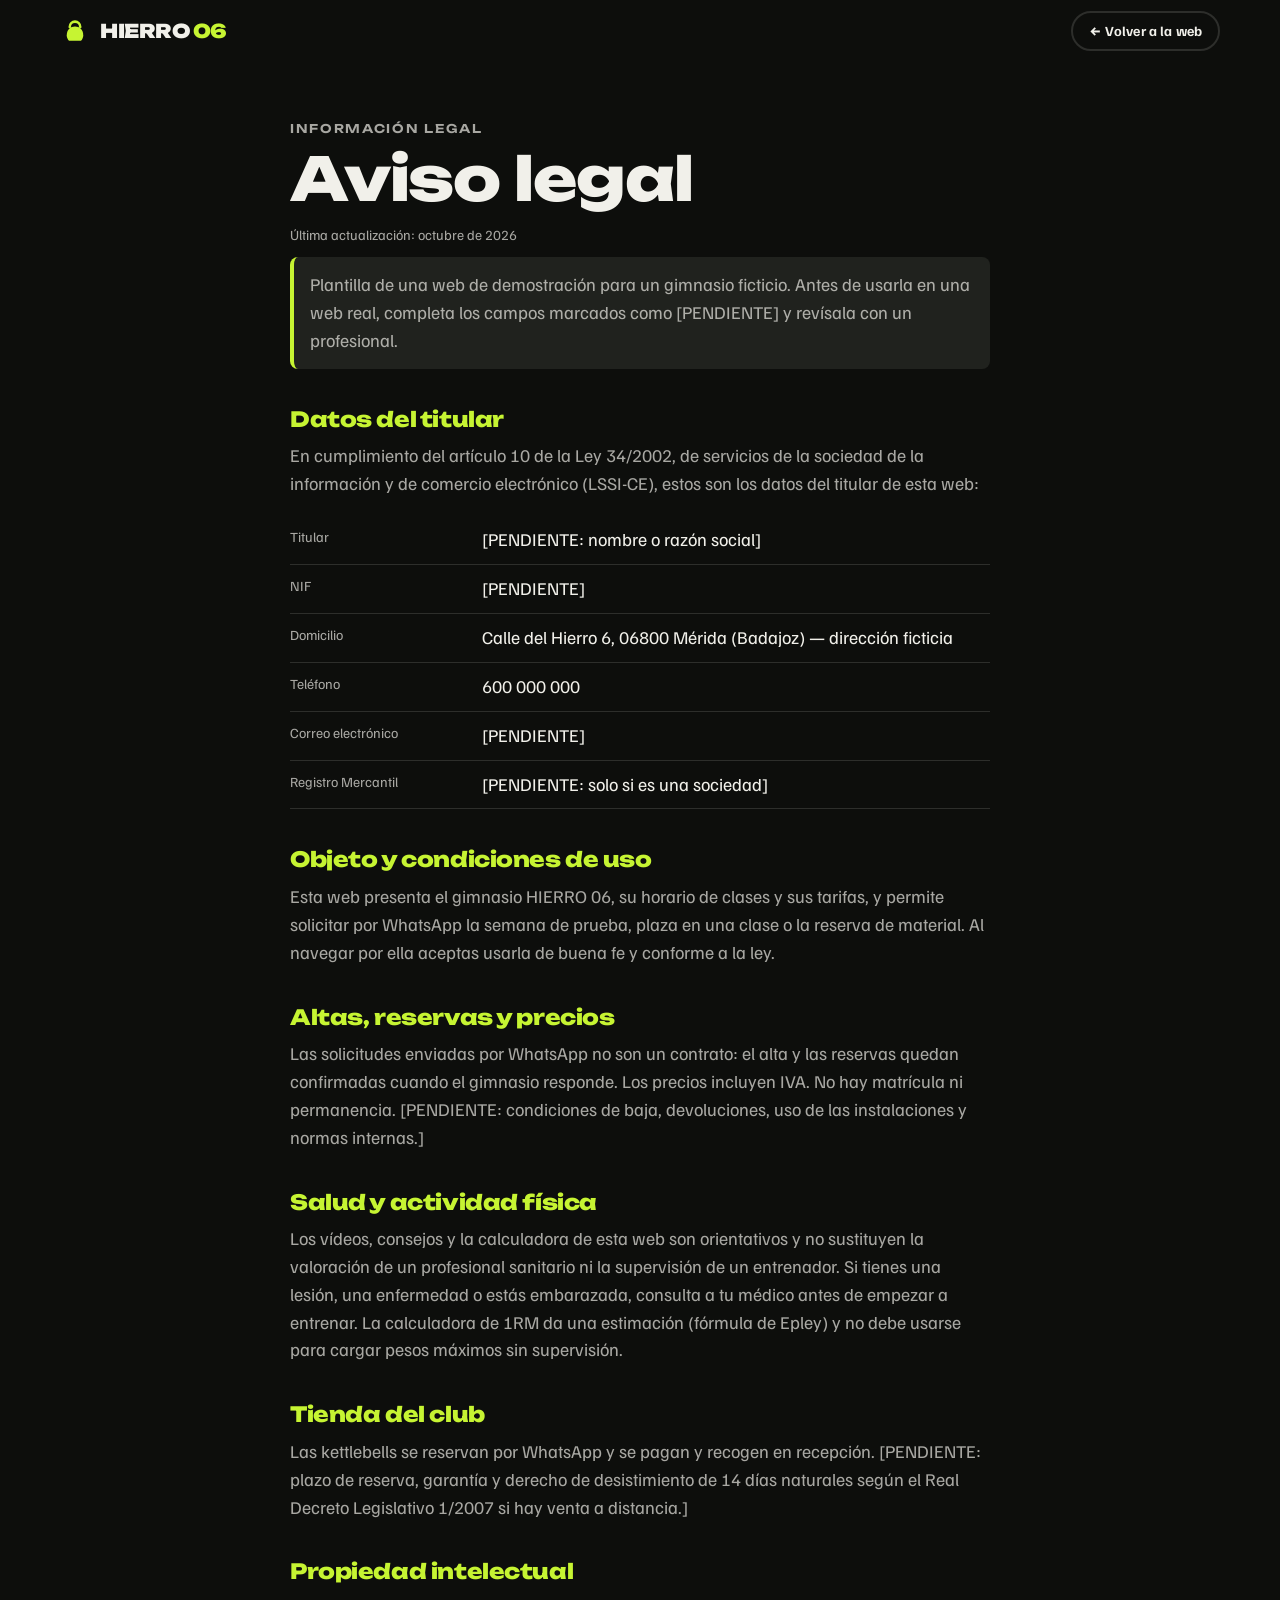
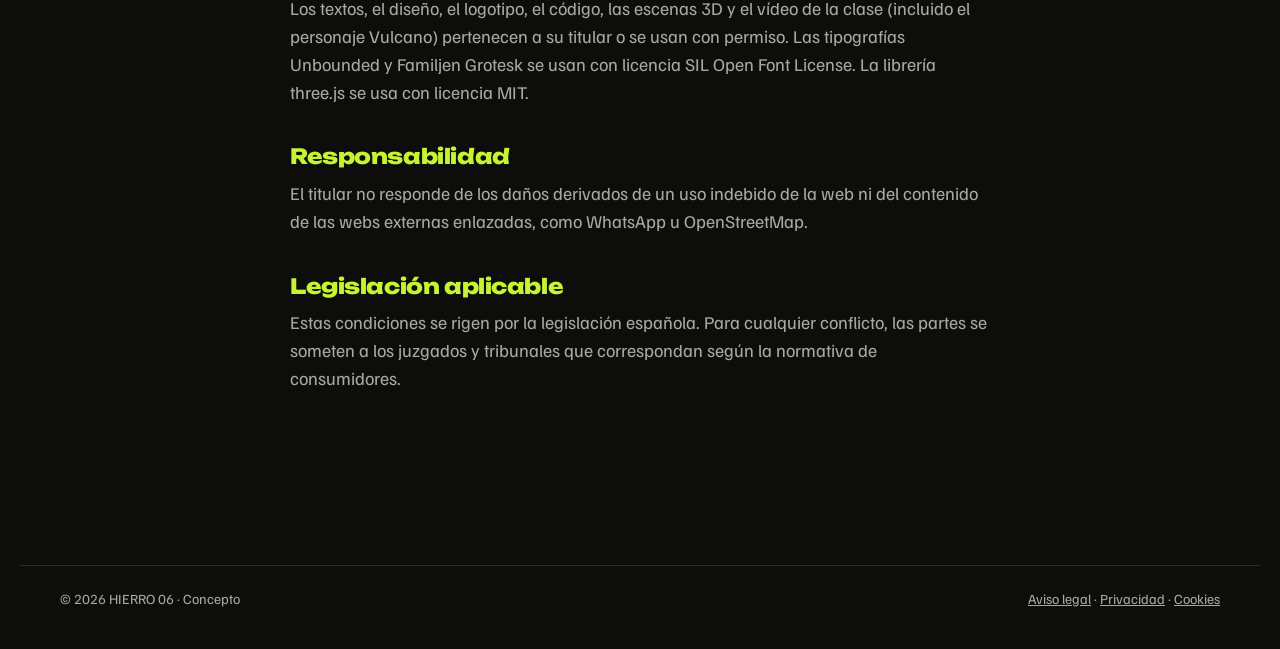
<file: aviso-legal.html>
<!doctype html>
<html lang="es">
<head>
  <meta charset="utf-8">
  <meta name="viewport" content="width=device-width, initial-scale=1">
  <title>Aviso legal — HIERRO 06</title>
  <meta name="robots" content="noindex">
  <meta name="theme-color" content="#0D0E0C">
  <link rel="icon" href="favicon.svg" type="image/svg+xml">
  <link rel="preconnect" href="https://fonts.googleapis.com">
  <link rel="preconnect" href="https://fonts.gstatic.com" crossorigin>
  <link rel="stylesheet" href="https://fonts.googleapis.com/css2?family=Familjen+Grotesk:wght@400;600;700&family=Unbounded:wght@600;800;900&display=swap">
  <link rel="stylesheet" href="style.css">
</head>
<body class="legal-page">
  <svg class="sprite" aria-hidden="true" focusable="false">
    <symbol id="i-logo" viewBox="0 0 40 40"><path d="M13 14.5a7 7 0 0 1 14 0" fill="none" stroke="currentColor" stroke-width="3.4" stroke-linecap="round"/><path d="M9 25.5C9 18.6 14 14 20 14s11 4.6 11 11.5c0 3-1.2 5.6-3 7.5H12c-1.8-1.9-3-4.5-3-7.5z" fill="currentColor"/></symbol>
  </svg>
  <header class="site-header">
    <div class="wrap site-header__inner">
      <a class="logo" href="index.html" aria-label="HIERRO 06, volver a la web">
        <svg class="logo__mark" aria-hidden="true"><use href="#i-logo"/></svg>
        <span class="logo__word">HIERRO<b>06</b></span>
      </a>
      <a class="btn btn--ghost btn--small" href="index.html">← Volver a la web</a>
    </div>
  </header>
  <main class="legal-doc" id="contenido">
    <p class="eyebrow">Información legal</p>
    <h1>Aviso legal</h1>
    <p class="legal-updated">Última actualización: octubre de 2026</p>
    <p class="legal-note">Plantilla de una web de demostración para un gimnasio ficticio. Antes de usarla en una web real, completa los campos marcados como [PENDIENTE] y revísala con un profesional.</p>

    <h2>Datos del titular</h2>
    <p>En cumplimiento del artículo 10 de la Ley 34/2002, de servicios de la sociedad de la información y de comercio electrónico (LSSI-CE), estos son los datos del titular de esta web:</p>
    <dl>
      <div><dt>Titular</dt><dd>[PENDIENTE: nombre o razón social]</dd></div>
      <div><dt>NIF</dt><dd>[PENDIENTE]</dd></div>
      <div><dt>Domicilio</dt><dd>Calle del Hierro 6, 06800 Mérida (Badajoz) — dirección ficticia</dd></div>
      <div><dt>Teléfono</dt><dd>600 000 000</dd></div>
      <div><dt>Correo electrónico</dt><dd>[PENDIENTE]</dd></div>
      <div><dt>Registro Mercantil</dt><dd>[PENDIENTE: solo si es una sociedad]</dd></div>
    </dl>

    <h2>Objeto y condiciones de uso</h2>
    <p>Esta web presenta el gimnasio HIERRO 06, su horario de clases y sus tarifas, y permite solicitar por WhatsApp la semana de prueba, plaza en una clase o la reserva de material. Al navegar por ella aceptas usarla de buena fe y conforme a la ley.</p>

    <h2>Altas, reservas y precios</h2>
    <p>Las solicitudes enviadas por WhatsApp no son un contrato: el alta y las reservas quedan confirmadas cuando el gimnasio responde. Los precios incluyen IVA. No hay matrícula ni permanencia. [PENDIENTE: condiciones de baja, devoluciones, uso de las instalaciones y normas internas.]</p>

    <h2>Salud y actividad física</h2>
    <p>Los vídeos, consejos y la calculadora de esta web son orientativos y no sustituyen la valoración de un profesional sanitario ni la supervisión de un entrenador. Si tienes una lesión, una enfermedad o estás embarazada, consulta a tu médico antes de empezar a entrenar. La calculadora de 1RM da una estimación (fórmula de Epley) y no debe usarse para cargar pesos máximos sin supervisión.</p>

    <h2>Tienda del club</h2>
    <p>Las kettlebells se reservan por WhatsApp y se pagan y recogen en recepción. [PENDIENTE: plazo de reserva, garantía y derecho de desistimiento de 14 días naturales según el Real Decreto Legislativo 1/2007 si hay venta a distancia.]</p>

    <h2>Propiedad intelectual</h2>
    <p>Los textos, el diseño, el logotipo, el código, las escenas 3D y el vídeo de la clase (incluido el personaje Vulcano) pertenecen a su titular o se usan con permiso. Las tipografías Unbounded y Familjen Grotesk se usan con licencia SIL Open Font License. La librería three.js se usa con licencia MIT.</p>

    <h2>Responsabilidad</h2>
    <p>El titular no responde de los daños derivados de un uso indebido de la web ni del contenido de las webs externas enlazadas, como WhatsApp u OpenStreetMap.</p>

    <h2>Legislación aplicable</h2>
    <p>Estas condiciones se rigen por la legislación española. Para cualquier conflicto, las partes se someten a los juzgados y tribunales que correspondan según la normativa de consumidores.</p>
  </main>
  <footer class="site-footer">
    <div class="wrap footer__row">
      <p>© 2026 HIERRO 06 · Concepto</p>
      <p><a href="aviso-legal.html">Aviso legal</a> · <a href="privacidad.html">Privacidad</a> · <a href="cookies.html">Cookies</a></p>
    </div>
  </footer>
</body>
</html>
</file>
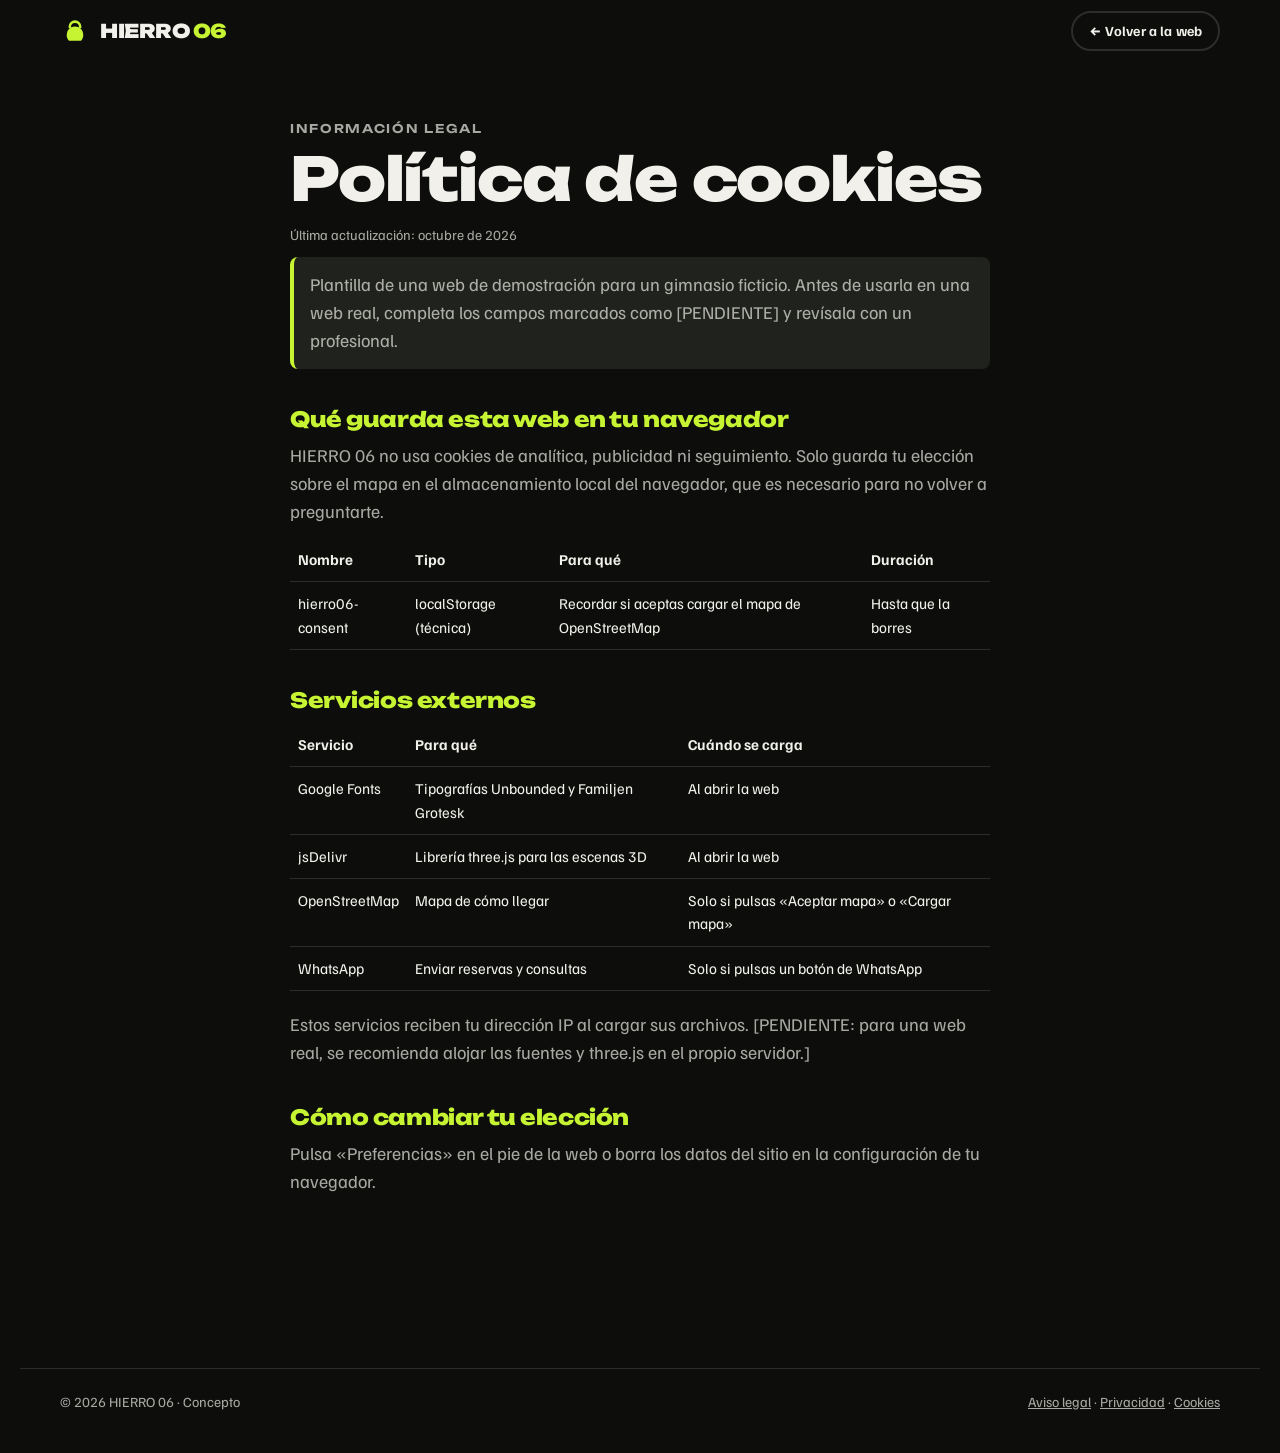
<file: cookies.html>
<!doctype html>
<html lang="es">
<head>
  <meta charset="utf-8">
  <meta name="viewport" content="width=device-width, initial-scale=1">
  <title>Política de cookies — HIERRO 06</title>
  <meta name="robots" content="noindex">
  <meta name="theme-color" content="#0D0E0C">
  <link rel="icon" href="favicon.svg" type="image/svg+xml">
  <link rel="preconnect" href="https://fonts.googleapis.com">
  <link rel="preconnect" href="https://fonts.gstatic.com" crossorigin>
  <link rel="stylesheet" href="https://fonts.googleapis.com/css2?family=Familjen+Grotesk:wght@400;600;700&family=Unbounded:wght@600;800;900&display=swap">
  <link rel="stylesheet" href="style.css">
</head>
<body class="legal-page">
  <svg class="sprite" aria-hidden="true" focusable="false">
    <symbol id="i-logo" viewBox="0 0 40 40"><path d="M13 14.5a7 7 0 0 1 14 0" fill="none" stroke="currentColor" stroke-width="3.4" stroke-linecap="round"/><path d="M9 25.5C9 18.6 14 14 20 14s11 4.6 11 11.5c0 3-1.2 5.6-3 7.5H12c-1.8-1.9-3-4.5-3-7.5z" fill="currentColor"/></symbol>
  </svg>
  <header class="site-header">
    <div class="wrap site-header__inner">
      <a class="logo" href="index.html" aria-label="HIERRO 06, volver a la web">
        <svg class="logo__mark" aria-hidden="true"><use href="#i-logo"/></svg>
        <span class="logo__word">HIERRO<b>06</b></span>
      </a>
      <a class="btn btn--ghost btn--small" href="index.html">← Volver a la web</a>
    </div>
  </header>
  <main class="legal-doc" id="contenido">
    <p class="eyebrow">Información legal</p>
    <h1>Política de cookies</h1>
    <p class="legal-updated">Última actualización: octubre de 2026</p>
    <p class="legal-note">Plantilla de una web de demostración para un gimnasio ficticio. Antes de usarla en una web real, completa los campos marcados como [PENDIENTE] y revísala con un profesional.</p>

    <h2>Qué guarda esta web en tu navegador</h2>
    <p>HIERRO 06 no usa cookies de analítica, publicidad ni seguimiento. Solo guarda tu elección sobre el mapa en el almacenamiento local del navegador, que es necesario para no volver a preguntarte.</p>
    <table>
      <thead><tr><th>Nombre</th><th>Tipo</th><th>Para qué</th><th>Duración</th></tr></thead>
      <tbody>
        <tr><td>hierro06-consent</td><td>localStorage (técnica)</td><td>Recordar si aceptas cargar el mapa de OpenStreetMap</td><td>Hasta que la borres</td></tr>
      </tbody>
    </table>

    <h2>Servicios externos</h2>
    <table>
      <thead><tr><th>Servicio</th><th>Para qué</th><th>Cuándo se carga</th></tr></thead>
      <tbody>
        <tr><td>Google Fonts</td><td>Tipografías Unbounded y Familjen Grotesk</td><td>Al abrir la web</td></tr>
        <tr><td>jsDelivr</td><td>Librería three.js para las escenas 3D</td><td>Al abrir la web</td></tr>
        <tr><td>OpenStreetMap</td><td>Mapa de cómo llegar</td><td>Solo si pulsas «Aceptar mapa» o «Cargar mapa»</td></tr>
        <tr><td>WhatsApp</td><td>Enviar reservas y consultas</td><td>Solo si pulsas un botón de WhatsApp</td></tr>
      </tbody>
    </table>
    <p>Estos servicios reciben tu dirección IP al cargar sus archivos. [PENDIENTE: para una web real, se recomienda alojar las fuentes y three.js en el propio servidor.]</p>

    <h2>Cómo cambiar tu elección</h2>
    <p>Pulsa «Preferencias» en el pie de la web o borra los datos del sitio en la configuración de tu navegador.</p>
  </main>
  <footer class="site-footer">
    <div class="wrap footer__row">
      <p>© 2026 HIERRO 06 · Concepto</p>
      <p><a href="aviso-legal.html">Aviso legal</a> · <a href="privacidad.html">Privacidad</a> · <a href="cookies.html">Cookies</a></p>
    </div>
  </footer>
</body>
</html>
</file>
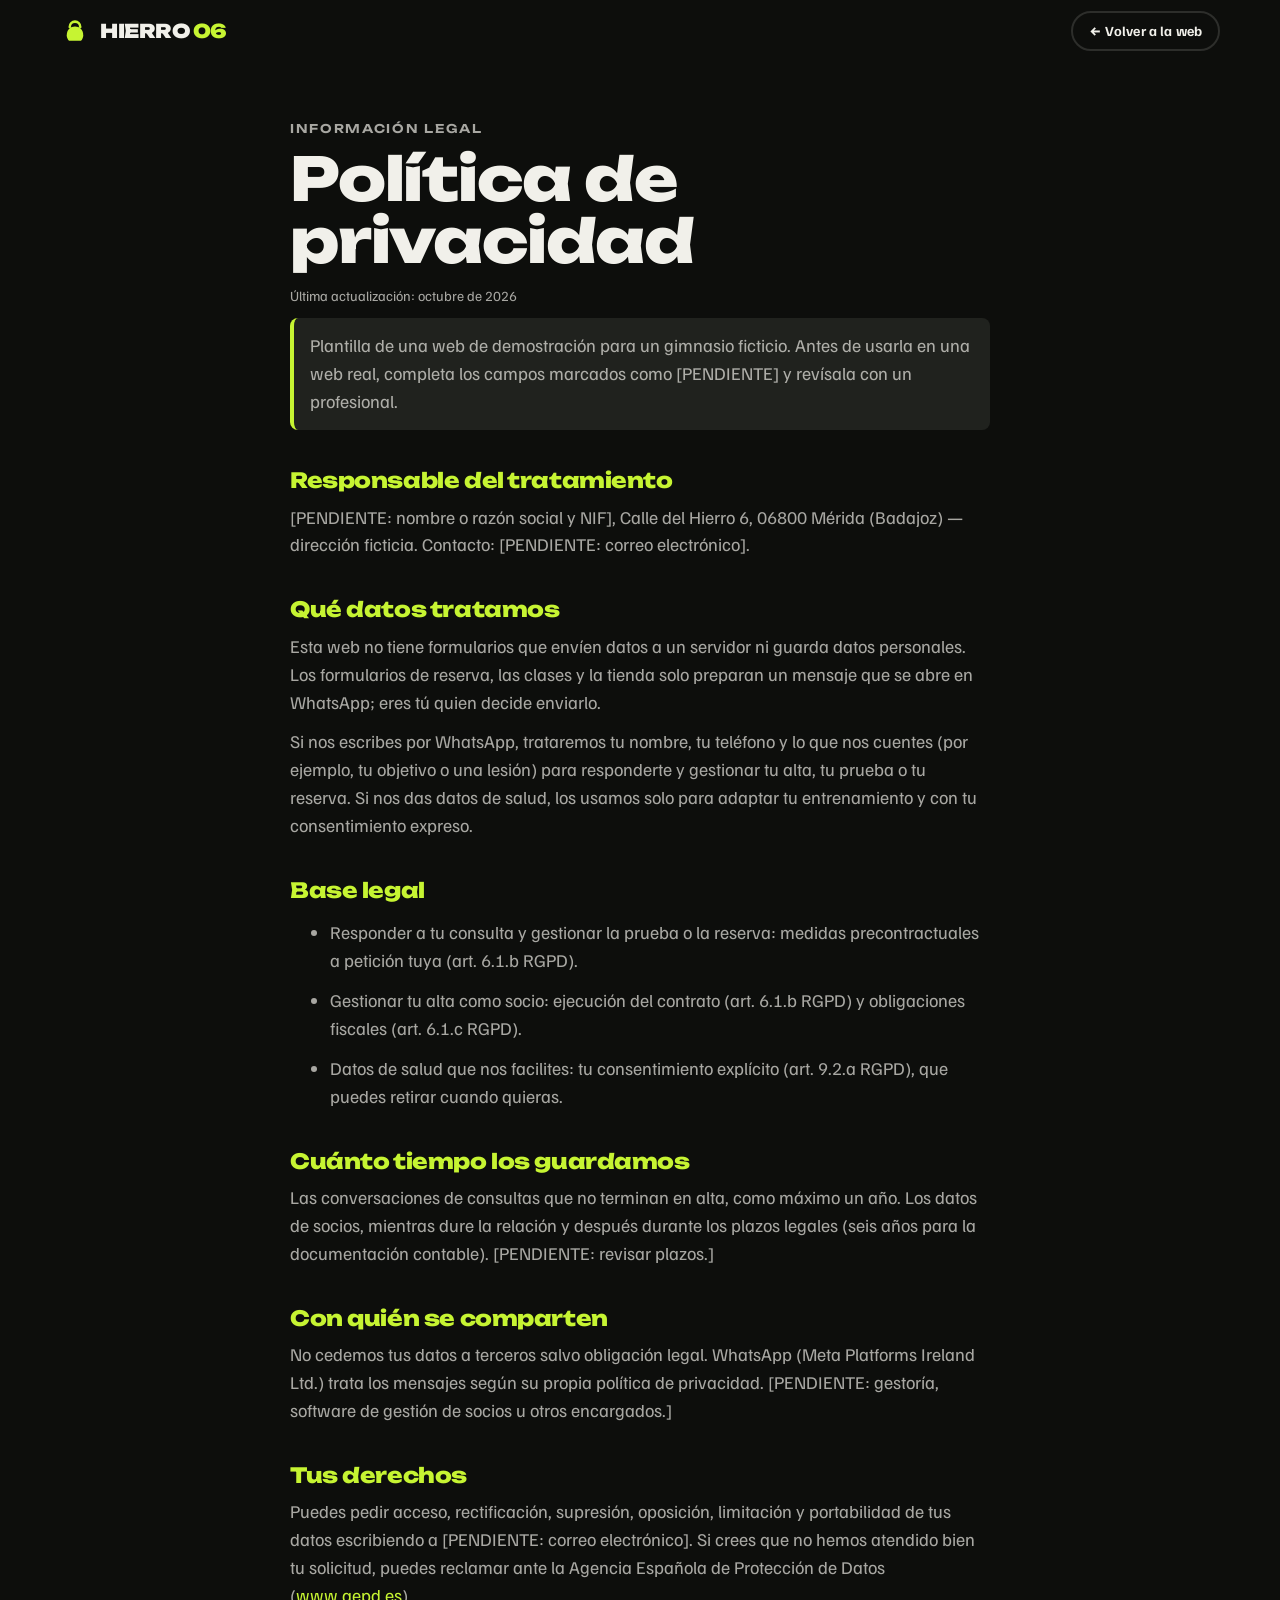
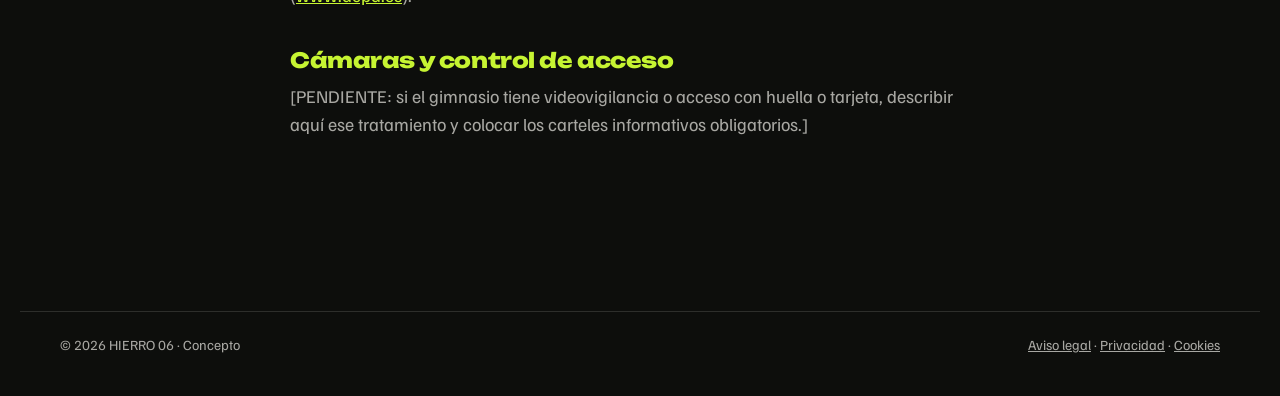
<file: privacidad.html>
<!doctype html>
<html lang="es">
<head>
  <meta charset="utf-8">
  <meta name="viewport" content="width=device-width, initial-scale=1">
  <title>Política de privacidad — HIERRO 06</title>
  <meta name="robots" content="noindex">
  <meta name="theme-color" content="#0D0E0C">
  <link rel="icon" href="favicon.svg" type="image/svg+xml">
  <link rel="preconnect" href="https://fonts.googleapis.com">
  <link rel="preconnect" href="https://fonts.gstatic.com" crossorigin>
  <link rel="stylesheet" href="https://fonts.googleapis.com/css2?family=Familjen+Grotesk:wght@400;600;700&family=Unbounded:wght@600;800;900&display=swap">
  <link rel="stylesheet" href="style.css">
</head>
<body class="legal-page">
  <svg class="sprite" aria-hidden="true" focusable="false">
    <symbol id="i-logo" viewBox="0 0 40 40"><path d="M13 14.5a7 7 0 0 1 14 0" fill="none" stroke="currentColor" stroke-width="3.4" stroke-linecap="round"/><path d="M9 25.5C9 18.6 14 14 20 14s11 4.6 11 11.5c0 3-1.2 5.6-3 7.5H12c-1.8-1.9-3-4.5-3-7.5z" fill="currentColor"/></symbol>
  </svg>
  <header class="site-header">
    <div class="wrap site-header__inner">
      <a class="logo" href="index.html" aria-label="HIERRO 06, volver a la web">
        <svg class="logo__mark" aria-hidden="true"><use href="#i-logo"/></svg>
        <span class="logo__word">HIERRO<b>06</b></span>
      </a>
      <a class="btn btn--ghost btn--small" href="index.html">← Volver a la web</a>
    </div>
  </header>
  <main class="legal-doc" id="contenido">
    <p class="eyebrow">Información legal</p>
    <h1>Política de privacidad</h1>
    <p class="legal-updated">Última actualización: octubre de 2026</p>
    <p class="legal-note">Plantilla de una web de demostración para un gimnasio ficticio. Antes de usarla en una web real, completa los campos marcados como [PENDIENTE] y revísala con un profesional.</p>

    <h2>Responsable del tratamiento</h2>
    <p>[PENDIENTE: nombre o razón social y NIF], Calle del Hierro 6, 06800 Mérida (Badajoz) — dirección ficticia. Contacto: [PENDIENTE: correo electrónico].</p>

    <h2>Qué datos tratamos</h2>
    <p>Esta web no tiene formularios que envíen datos a un servidor ni guarda datos personales. Los formularios de reserva, las clases y la tienda solo preparan un mensaje que se abre en WhatsApp; eres tú quien decide enviarlo.</p>
    <p>Si nos escribes por WhatsApp, trataremos tu nombre, tu teléfono y lo que nos cuentes (por ejemplo, tu objetivo o una lesión) para responderte y gestionar tu alta, tu prueba o tu reserva. Si nos das datos de salud, los usamos solo para adaptar tu entrenamiento y con tu consentimiento expreso.</p>

    <h2>Base legal</h2>
    <ul>
      <li>Responder a tu consulta y gestionar la prueba o la reserva: medidas precontractuales a petición tuya (art. 6.1.b RGPD).</li>
      <li>Gestionar tu alta como socio: ejecución del contrato (art. 6.1.b RGPD) y obligaciones fiscales (art. 6.1.c RGPD).</li>
      <li>Datos de salud que nos facilites: tu consentimiento explícito (art. 9.2.a RGPD), que puedes retirar cuando quieras.</li>
    </ul>

    <h2>Cuánto tiempo los guardamos</h2>
    <p>Las conversaciones de consultas que no terminan en alta, como máximo un año. Los datos de socios, mientras dure la relación y después durante los plazos legales (seis años para la documentación contable). [PENDIENTE: revisar plazos.]</p>

    <h2>Con quién se comparten</h2>
    <p>No cedemos tus datos a terceros salvo obligación legal. WhatsApp (Meta Platforms Ireland Ltd.) trata los mensajes según su propia política de privacidad. [PENDIENTE: gestoría, software de gestión de socios u otros encargados.]</p>

    <h2>Tus derechos</h2>
    <p>Puedes pedir acceso, rectificación, supresión, oposición, limitación y portabilidad de tus datos escribiendo a [PENDIENTE: correo electrónico]. Si crees que no hemos atendido bien tu solicitud, puedes reclamar ante la Agencia Española de Protección de Datos (<a href="https://www.aepd.es" rel="noopener">www.aepd.es</a>).</p>

    <h2>Cámaras y control de acceso</h2>
    <p>[PENDIENTE: si el gimnasio tiene videovigilancia o acceso con huella o tarjeta, describir aquí ese tratamiento y colocar los carteles informativos obligatorios.]</p>
  </main>
  <footer class="site-footer">
    <div class="wrap footer__row">
      <p>© 2026 HIERRO 06 · Concepto</p>
      <p><a href="aviso-legal.html">Aviso legal</a> · <a href="privacidad.html">Privacidad</a> · <a href="cookies.html">Cookies</a></p>
    </div>
  </footer>
</body>
</html>
</file>
<file: style.css>
/* =========================================================
   HIERRO 06 · estilos
   Colores, tipografías y medidas al principio, en :root.
   ========================================================= */
:root {
  --carbon: #0D0E0C;
  --carbon-2: #151613;
  --carbon-3: #20221E;
  --tiza: #F1F0EA;
  --tiza-2: rgba(241, 240, 234, .68);
  --tiza-3: rgba(241, 240, 234, .14);
  --volt: #C6F432;
  --volt-osc: #9DC21C;
  --rojo: #FF3B47;
  --tinta: #0D0E0C;
  --tinta-2: rgba(13, 14, 12, .66);
  --tinta-3: rgba(13, 14, 12, .14);

  --f-display: 'Unbounded', 'Arial Black', system-ui, sans-serif;
  --f-texto: 'Familjen Grotesk', system-ui, -apple-system, 'Segoe UI', sans-serif;

  --wrap: 1240px;
  --gutter: clamp(16px, 4vw, 40px);
  --radio: 18px;
  --sec: clamp(80px, 12vw, 160px);
  --header: 96px;
  --ease-golpe: cubic-bezier(.2, 1.6, .4, 1);
  --ease-out: cubic-bezier(.16, 1, .3, 1);
}

*, *::before, *::after { box-sizing: border-box; }
html { scroll-behavior: smooth; scroll-padding-top: 84px; -webkit-text-size-adjust: 100%; }
body {
  margin: 0; background: var(--carbon); color: var(--tiza);
  font: 400 clamp(16px, 1.05vw + 10px, 18px)/1.55 var(--f-texto);
  -webkit-font-smoothing: antialiased; overflow-x: clip;
}
img, svg, video, canvas { display: block; max-width: 100%; }
a { color: inherit; }
button { font: inherit; color: inherit; cursor: pointer; }
h1, h2, h3 { margin: 0; font-family: var(--f-display); font-weight: 800; line-height: 1.02; letter-spacing: -.02em; text-wrap: balance; }
p { margin: 0; }
:focus-visible { outline: 3px solid var(--volt); outline-offset: 3px; border-radius: 6px; }
.sprite { position: absolute; width: 0; height: 0; overflow: hidden; }
.sr-only { position: absolute; width: 1px; height: 1px; overflow: hidden; clip: rect(0 0 0 0); white-space: nowrap; }
.skip-link { position: absolute; left: 12px; top: -60px; z-index: 100; background: var(--volt); color: var(--tinta); padding: 10px 16px; border-radius: 10px; font-weight: 700; }
.skip-link:focus { top: 12px; }
.wrap { width: 100%; max-width: var(--wrap); margin: 0 auto; padding: 0 var(--gutter); }
.eyebrow { font: 600 12px/1.2 var(--f-display); letter-spacing: .14em; text-transform: uppercase; color: var(--volt); margin-bottom: 18px; }
.section--tiza .eyebrow { color: var(--tinta); opacity: .7; }

/* ---------- Botones ---------- */
.btn {
  --bg: var(--tiza); --fg: var(--tinta);
  display: inline-flex; align-items: center; justify-content: center; gap: 10px;
  min-height: 48px; padding: 0 22px; border-radius: 999px; border: 2px solid transparent;
  background: var(--bg); color: var(--fg); text-decoration: none;
  font: 700 15px/1 var(--f-texto); letter-spacing: .01em; white-space: nowrap;
  transition: transform .25s var(--ease-golpe), background-color .2s, box-shadow .2s;
}
.btn svg { width: 20px; height: 20px; }
.btn:hover { transform: translateY(-2px); }
.btn:active { transform: translateY(1px) scale(.98); }
.btn--volt { --bg: var(--volt); --fg: var(--tinta); box-shadow: 0 0 0 0 rgba(198, 244, 50, .5); }
.btn--volt:hover { box-shadow: 0 10px 34px -8px rgba(198, 244, 50, .55); }
.btn--ghost { --bg: transparent; --fg: var(--tiza); border-color: var(--tiza-3); }
.btn--ghost:hover { border-color: var(--tiza); }
.btn--line { --bg: transparent; --fg: currentColor; border-color: currentColor; }
.btn--dark { --bg: var(--tinta); --fg: var(--tiza); }
.btn--big { min-height: 58px; padding: 0 28px; font-size: 16px; }
.btn--small { min-height: 40px; padding: 0 16px; font-size: 14px; }
.linkish { background: none; border: 0; padding: 0; text-decoration: underline; }

.chips { display: flex; flex-wrap: wrap; gap: 8px; }
.chip {
  display: inline-flex; align-items: center; gap: 8px; min-height: 40px; padding: 0 16px;
  border-radius: 999px; border: 1.5px solid var(--tiza-3); background: transparent;
  font: 600 14px/1 var(--f-texto); transition: background-color .2s, color .2s, border-color .2s;
}
.chip svg { width: 18px; height: 18px; }
.chip:hover { border-color: var(--tiza-2); }
.chip.is-on, .chip[aria-pressed="true"], .chip[aria-checked="true"] { background: var(--volt); border-color: var(--volt); color: var(--tinta); }
.section--tiza .chip { border-color: var(--tinta-3); }
.section--tiza .chip.is-on, .section--tiza .chip[aria-checked="true"] { background: var(--tinta); border-color: var(--tinta); color: var(--volt); }

/* ---------- Cabecera ---------- */
.site-header { position: fixed; inset: 0 0 auto; z-index: 50; transition: transform .35s var(--ease-out), background-color .3s; }
.site-header.is-solid { background: rgba(13, 14, 12, .86); backdrop-filter: blur(14px); -webkit-backdrop-filter: blur(14px); }
.site-header.is-hidden { transform: translateY(-100%); }
.concept-bar { background: var(--volt); color: var(--tinta); font-size: 13px; }
.concept-bar__inner { display: flex; justify-content: space-between; align-items: center; gap: 12px; min-height: 34px; }
.concept-bar__tag { font: 800 10px/1 var(--f-display); letter-spacing: .12em; text-transform: uppercase; background: var(--tinta); color: var(--volt); padding: 4px 7px; border-radius: 4px; margin-right: 6px; }
.concept-bar a { font-weight: 700; text-decoration: none; white-space: nowrap; }
.site-header__inner { display: flex; align-items: center; gap: 24px; min-height: 62px; }
.logo { display: flex; align-items: center; gap: 10px; text-decoration: none; margin-right: auto; }
.logo__mark { width: 30px; height: 30px; color: var(--volt); }
.logo__word { font: 900 19px/1 var(--f-display); letter-spacing: -.02em; }
.logo__word b { color: var(--volt); font-weight: 900; margin-left: 2px; }
.nav { display: flex; gap: 26px; }
.nav a { text-decoration: none; font-weight: 600; font-size: 15px; opacity: .8; position: relative; }
.nav a::after { content: ''; position: absolute; left: 0; right: 0; bottom: -6px; height: 2px; background: var(--volt); transform: scaleX(0); transform-origin: left; transition: transform .3s var(--ease-out); }
.nav a:hover { opacity: 1; }
.nav a:hover::after { transform: scaleX(1); }
.menu-toggle { display: none; width: 46px; height: 46px; border-radius: 50%; border: 1.5px solid var(--tiza-3); background: transparent; place-items: center; }
.menu-toggle svg { width: 22px; height: 22px; }
.mobile-menu { position: fixed; inset: 96px 0 0; background: var(--carbon); padding: 24px var(--gutter) 40px; display: flex; flex-direction: column; gap: 28px; overflow-y: auto; }
.mobile-menu[hidden] { display: none; }
.mobile-menu nav { display: flex; flex-direction: column; }
.mobile-menu nav a { display: flex; align-items: baseline; gap: 14px; padding: 14px 0; border-bottom: 1px solid var(--tiza-3); text-decoration: none; font: 800 clamp(26px, 8vw, 40px)/1.1 var(--f-display); }
.mobile-menu nav a span { font-size: 12px; color: var(--volt); }

/* ---------- Hero: Slam Dunk ---------- */
.hero { position: relative; min-height: max(640px, 100svh); display: flex; flex-direction: column; justify-content: center; padding: 140px 0 32px; overflow: hidden; isolation: isolate;
  background: radial-gradient(120% 80% at 70% 100%, #1d2015 0%, var(--carbon) 60%); }
.hero__canvas { position: absolute; inset: 0; width: 100%; height: 100%; z-index: 0; touch-action: pan-y; }
.hero__ghost { position: absolute; z-index: -1; right: -2vw; bottom: 8vh; font: 900 clamp(220px, 42vw, 640px)/.8 var(--f-display); color: transparent; -webkit-text-stroke: 1.5px rgba(198, 244, 50, .14); letter-spacing: -.06em; user-select: none; pointer-events: none; }
.hero__flash { position: absolute; inset: 0; z-index: 1; pointer-events: none; background: radial-gradient(60% 50% at var(--fx, 70%) 78%, rgba(198, 244, 50, .32), transparent 70%); opacity: 0; }
.hero__inner { position: relative; z-index: 2; pointer-events: none; }
.hero__inner a, .hero__inner button { pointer-events: auto; }
.hero__title { font-size: clamp(54px, 10.4vw, 158px); font-weight: 900; line-height: .9; letter-spacing: -.045em; text-transform: uppercase; margin-bottom: 26px; }
.slam-line { display: block; white-space: nowrap; }
.slam-line--volt { color: var(--volt); }
.slam-line .ch { display: inline-block; will-change: transform; }
.hero__lead { max-width: 30em; font-size: clamp(17px, 1.3vw + 10px, 21px); color: var(--tiza-2); margin-bottom: 34px; }
.hero__lead, .hero__cta, .hero .eyebrow { max-width: 520px; }
.hero__cta { display: flex; flex-wrap: wrap; gap: 12px; max-width: none; }
.hero__again { margin-top: 26px; display: inline-flex; align-items: center; gap: 8px; background: none; border: 0; padding: 6px 0; font-size: 14px; color: var(--tiza-2); border-bottom: 1px dashed var(--tiza-3); }
.hero__again svg { width: 18px; height: 18px; color: var(--volt); }
.hero__again:hover { color: var(--tiza); }
.hero__spot { display: none; height: min(36vh, 280px); }
.hero__stats { position: relative; z-index: 2; display: grid; grid-template-columns: repeat(4, minmax(0, 1fr)); gap: 0; margin-top: clamp(40px, 8vh, 90px); pointer-events: none; }
.hero__stats div { border-top: 1px solid var(--tiza-3); padding: 14px 16px 0 0; }
.hero__stats dt { font-size: 13px; color: var(--tiza-2); order: 2; }
.hero__stats dd { margin: 0 0 4px; font: 800 clamp(24px, 3vw, 40px)/1 var(--f-display); letter-spacing: -.03em; }
.hero__stats div { display: flex; flex-direction: column-reverse; }

/* Reacción al golpe (la dispara escena.js con la clase .is-impacto) */
.hero.is-impacto .hero__flash { animation: flash .7s ease-out; }
.hero.is-impacto .hero__inner { animation: temblor .45s linear; }
.hero.is-impacto .hero__ghost { animation: ghost .8s var(--ease-golpe); }
.hero.is-impacto .slam-line .ch { animation: brinco .7s var(--ease-golpe) both; animation-delay: calc(var(--d, 0) * 1ms); }
@keyframes flash { 0% { opacity: 1; } 100% { opacity: 0; } }
@keyframes temblor {
  0%, 100% { transform: none; } 15% { transform: translate(-6px, 3px); } 30% { transform: translate(5px, -4px); }
  45% { transform: translate(-3px, 2px); } 60% { transform: translate(2px, -1px); } 80% { transform: translate(-1px, 1px); }
}
@keyframes brinco { 0% { transform: none; } 30% { transform: translateY(-.22em) rotate(var(--r, 0deg)); } 62% { transform: translateY(.04em); } 100% { transform: none; } }
@keyframes ghost { 0% { transform: translateY(0) scale(1); } 30% { transform: translateY(14px) scale(1.03); -webkit-text-stroke-color: rgba(198, 244, 50, .5); } 100% { transform: none; } }

/* Sin WebGL: la kettlebell dibujada cae con CSS */
.hero__fallback { display: none; position: absolute; z-index: 1; right: 8vw; bottom: 18vh; width: min(34vw, 380px); }
.no-3d .hero__fallback { display: block; animation: caida .7s cubic-bezier(.55, 0, 1, .45) both, rebote .5s .7s var(--ease-golpe); }
@keyframes caida { from { transform: translateY(-120vh) rotate(-14deg); } to { transform: none; } }
@keyframes rebote { 0% { transform: scale(1.08, .9); } 100% { transform: none; } }

/* ---------- Secciones ---------- */
.section { padding: var(--sec) 0; position: relative; }
.section--tiza { background: var(--tiza); color: var(--tinta); }
.section__head { margin-bottom: clamp(40px, 6vw, 72px); max-width: 760px; }
.section__head--row { display: flex; justify-content: space-between; align-items: flex-end; gap: 40px; max-width: none; }
.section__head--row > div { max-width: 700px; }
.section__head--row .section__lead { max-width: 380px; }
.section__head--center { text-align: center; margin-inline: auto; display: flex; flex-direction: column; align-items: center; }
.section__title { font-size: clamp(34px, 4.6vw, 64px); letter-spacing: -.035em; }
.section__lead { margin-top: 20px; color: var(--tiza-2); font-size: clamp(16px, 1vw + 11px, 19px); max-width: 36em; }
.section--tiza .section__lead { color: var(--tinta-2); }

/* Aparición de bloques: caen y golpean, como la kettlebell */
.js [data-reveal] { opacity: 0; transform: translateY(-38px); }
.js [data-reveal].is-in { opacity: 1; transform: none; transition: opacity .3s, transform .6s var(--ease-golpe); transition-delay: calc(var(--i, 0) * 90ms); }

/* ---------- El club ---------- */
.zonas { list-style: none; margin: 0; padding: 0; display: grid; grid-template-columns: repeat(4, minmax(0, 1fr)); gap: 14px; }
.zona { position: relative; background: var(--carbon-2); border: 1px solid var(--tiza-3); border-radius: var(--radio); padding: 26px 22px 24px; display: flex; flex-direction: column; gap: 12px; min-height: 340px; overflow: hidden; transition: border-color .3s, transform .4s var(--ease-golpe); }
.zona:hover { border-color: var(--volt); transform: translateY(-4px); }
.zona__num { font: 900 76px/.8 var(--f-display); color: transparent; -webkit-text-stroke: 1.5px var(--volt); letter-spacing: -.05em; padding-bottom: 34px; }
.zona h3 { font-size: 24px; }
.zona p { color: var(--tiza-2); font-size: 15.5px; }
.zona .zona__dato { margin-top: auto; color: var(--tiza); font-size: 13px; font-weight: 600; border-top: 1px solid var(--tiza-3); padding-top: 12px; }

/* ---------- Reproductor interactivo ---------- */
.clase { background: linear-gradient(var(--carbon), var(--carbon-2)); }
.player { display: flex; flex-direction: column; gap: 14px; }
.player__screen { position: relative; border-radius: calc(var(--radio) + 6px); overflow: hidden; background: #000; aspect-ratio: 16 / 9; border: 1px solid var(--tiza-3); }
.player__video { width: 100%; height: 100%; object-fit: cover; transition: transform .5s var(--ease-out); }
.player.is-mirror .player__video { transform: scaleX(-1); }
.player__hud { position: absolute; left: 0; right: 0; top: 0; display: flex; justify-content: space-between; align-items: flex-start; padding: clamp(12px, 2vw, 22px); pointer-events: none; }
.player__chapter { font: 800 clamp(13px, 1.6vw, 20px)/1 var(--f-display); text-transform: uppercase; letter-spacing: .02em; background: rgba(13, 14, 12, .6); backdrop-filter: blur(6px); padding: 10px 14px; border-radius: 999px; }
.player__reps { display: flex; flex-direction: column; align-items: flex-end; font: 900 clamp(34px, 6vw, 84px)/.85 var(--f-display); color: var(--volt); letter-spacing: -.04em; }
.player__reps small { font: 600 12px/1 var(--f-texto); color: var(--tiza-2); letter-spacing: .1em; text-transform: uppercase; margin-top: 6px; }
.player__reps.is-pop span { animation: pop .35s var(--ease-golpe); display: inline-block; }
@keyframes pop { from { transform: scale(1.35) translateY(-6px); } }
.player__cues { position: absolute; inset: 0; pointer-events: none; }
.cue { position: absolute; pointer-events: auto; display: flex; align-items: center; gap: 10px; transform: translate(-50%, -50%); background: none; border: 0; padding: 0; color: var(--tinta); animation: cue-in .45s var(--ease-golpe) both; }
.cue__dot { width: 22px; height: 22px; border-radius: 50%; background: var(--volt); box-shadow: 0 0 0 0 rgba(198, 244, 50, .7); animation: pulso 1.6s infinite; flex: none; }
.cue__label { background: var(--volt); padding: 8px 12px; border-radius: 999px; font: 700 13px/1 var(--f-texto); white-space: nowrap; }
@keyframes pulso { 0% { box-shadow: 0 0 0 0 rgba(198, 244, 50, .7); } 100% { box-shadow: 0 0 0 16px rgba(198, 244, 50, 0); } }
@keyframes cue-in { from { opacity: 0; transform: translate(-50%, calc(-50% - 24px)); } }
.player__big { position: absolute; left: 50%; top: 50%; width: 92px; height: 92px; margin: -46px 0 0 -46px; border-radius: 50%; border: 0; background: var(--volt); color: var(--tinta); display: grid; place-items: center; transition: transform .3s var(--ease-golpe), opacity .3s; }
.player__big svg { width: 38px; height: 38px; margin-left: 4px; }
.player__big:hover { transform: scale(1.08); }
.player.is-playing .player__big { opacity: 0; pointer-events: none; transform: scale(.6); }
.player__tip { position: absolute; left: 50%; bottom: clamp(12px, 3vw, 28px); transform: translateX(-50%); width: min(92%, 440px); background: var(--tiza); color: var(--tinta); border-radius: var(--radio); padding: 18px 20px; display: flex; flex-direction: column; gap: 8px; align-items: flex-start; box-shadow: 0 20px 60px -20px #000; animation: cue-in .4s var(--ease-golpe); }
.player__tip[hidden] { display: none; }
.player__tip-title { font: 800 18px/1.1 var(--f-display); }
.player__bar { display: flex; align-items: center; gap: 14px; }
.icon-btn { width: 48px; height: 48px; flex: none; border-radius: 50%; border: 0; background: var(--tiza); color: var(--tinta); display: grid; place-items: center; }
.icon-btn svg { width: 22px; height: 22px; }
.timeline { position: relative; flex: 1; height: 48px; cursor: pointer; touch-action: none; }
.timeline::before { content: ''; position: absolute; left: 0; right: 0; top: 50%; height: 8px; margin-top: -4px; background: var(--tiza-3); border-radius: 8px; }
.timeline__fill { position: absolute; left: 0; top: 50%; height: 8px; margin-top: -4px; width: 0; background: var(--volt); border-radius: 8px; }
.timeline__fill::after { content: ''; position: absolute; right: -9px; top: 50%; width: 18px; height: 18px; margin-top: -9px; border-radius: 50%; background: var(--volt); box-shadow: 0 0 0 5px rgba(198, 244, 50, .25); }
.timeline__marks { position: absolute; inset: 0; pointer-events: none; }
.timeline__marks span { position: absolute; top: 50%; width: 3px; height: 16px; margin-top: -8px; background: var(--carbon); }
.player__time { font: 600 14px/1 var(--f-display); min-width: 46px; text-align: right; font-variant-numeric: tabular-nums; }
.player__tools { display: flex; flex-wrap: wrap; gap: 10px 22px; justify-content: space-between; }
.player__keys { font-size: 13px; color: var(--tiza-2); }
kbd { font: 600 12px/1 var(--f-texto); border: 1px solid var(--tiza-3); border-radius: 5px; padding: 3px 6px; }
.player:fullscreen { background: var(--carbon); padding: 20px; justify-content: center; }

/* ---------- Horario ---------- */
.horario__filtros { display: flex; flex-wrap: wrap; gap: 18px; justify-content: space-between; align-items: center; margin-bottom: 26px; }
.dias { display: flex; gap: 6px; overflow-x: auto; scrollbar-width: none; padding-bottom: 2px; }
.dias button { flex: none; min-width: 56px; min-height: 64px; border-radius: 14px; border: 1.5px solid var(--tinta-3); background: transparent; display: flex; flex-direction: column; align-items: center; justify-content: center; gap: 4px; font: 800 18px/1 var(--f-display); }
.dias button small { font: 600 11px/1 var(--f-texto); letter-spacing: .08em; text-transform: uppercase; opacity: .6; }
.dias button[aria-selected="true"] { background: var(--tinta); color: var(--volt); border-color: var(--tinta); }
.dias button[aria-selected="true"] small { opacity: 1; color: var(--tiza); }
.clases { list-style: none; padding: 0; margin: 0; display: grid; grid-template-columns: repeat(auto-fill, minmax(260px, 1fr)); gap: 12px; min-height: 200px; }
.clase-card { text-decoration: none; display: grid; grid-template-columns: auto 1fr; gap: 4px 18px; align-items: center; width: 100%; text-align: left; padding: 18px 20px; border-radius: var(--radio); border: 1.5px solid var(--tinta-3); background: #fff; color: var(--tinta); transition: transform .35s var(--ease-golpe), border-color .2s, box-shadow .2s; animation: cae .5s var(--ease-golpe) both; animation-delay: calc(var(--i) * 45ms); }
.clase-card:hover { transform: translateY(-3px); border-color: var(--tinta); box-shadow: 0 14px 30px -18px rgba(13, 14, 12, .6); }
.clase-card__hora { grid-row: span 3; font: 800 24px/1 var(--f-display); letter-spacing: -.03em; }
.clase-card__nombre { font: 700 17px/1.2 var(--f-texto); display: flex; align-items: center; gap: 8px; }
.clase-card__nombre::before { content: ''; width: 10px; height: 10px; border-radius: 50%; background: var(--c, var(--volt)); flex: none; }
.clase-card__meta { font-size: 14px; color: var(--tinta-2); }
.clase-card__plazas { font-size: 13px; font-weight: 700; }
.clase-card__plazas.is-pocas { color: #c41d28; }
.clases__vacio { grid-column: 1 / -1; padding: 40px 0; color: var(--tinta-2); }
@keyframes cae { from { opacity: 0; transform: translateY(-24px); } }

/* ---------- 1RM ---------- */
.rm__grid { display: grid; grid-template-columns: 1fr 1fr; gap: clamp(40px, 6vw, 90px); align-items: start; }
.rm__form { display: flex; gap: 14px; flex-wrap: wrap; margin-top: 32px; }
.rm__form label { display: flex; flex-direction: column; gap: 8px; font-size: 13px; font-weight: 600; color: var(--tiza-2); text-transform: uppercase; letter-spacing: .08em; }
.rm__form label span { display: flex; align-items: center; gap: 8px; color: var(--tiza); font: 700 18px var(--f-texto); text-transform: none; letter-spacing: 0; }
.rm__form input { width: 130px; min-height: 64px; padding: 0 16px; border-radius: 14px; border: 1.5px solid var(--tiza-3); background: var(--carbon-2); color: var(--tiza); font: 800 28px/1 var(--f-display); }
.rm__form input:focus { border-color: var(--volt); outline: none; }
.rm__nota { margin-top: 18px; font-size: 14px; color: var(--tiza-2); }
.rm__out { background: var(--carbon-2); border: 1px solid var(--tiza-3); border-radius: calc(var(--radio) + 6px); padding: clamp(22px, 3vw, 36px); }
.rm__label { font-size: 13px; font-weight: 600; text-transform: uppercase; letter-spacing: .1em; color: var(--tiza-2); }
.rm__valor { font: 900 clamp(72px, 10vw, 140px)/.9 var(--f-display); color: var(--volt); letter-spacing: -.05em; margin: 8px 0 26px; display: flex; align-items: baseline; gap: 10px; }
.rm__valor small { font-size: 22px; color: var(--tiza); letter-spacing: 0; }
.rm__valor.is-golpe span { animation: pop .4s var(--ease-golpe); display: inline-block; }
.rm__tabla { list-style: none; margin: 0; padding: 0; display: flex; flex-direction: column; gap: 8px; }
.rm__tabla li { display: grid; grid-template-columns: 50px 1fr 88px; align-items: center; gap: 12px; font-size: 14px; }
.rm__tabla .barra { display: block; height: 14px; border-radius: 6px; background: var(--tiza-3); overflow: hidden; position: relative; }
.rm__tabla .barra i { position: absolute; inset: 0 auto 0 0; background: var(--volt); border-radius: 6px; transition: width .6s var(--ease-golpe); }
.rm__tabla em { display: block; font-style: normal; font-size: 12.5px; color: var(--tiza-2); margin-bottom: 4px; }
.rm__tabla li > span:first-child { align-self: end; padding-bottom: 4px; }
.rm__tabla b { align-self: end; }
.rm__tabla b { font: 800 16px var(--f-display); text-align: right; }

/* ---------- Tarifas ---------- */
.periodo { display: inline-flex; gap: 4px; padding: 5px; border-radius: 999px; background: #fff; border: 1.5px solid var(--tinta-3); margin-top: 28px; }
.periodo button { border: 0; background: transparent; border-radius: 999px; min-height: 44px; padding: 0 18px; font-weight: 700; font-size: 15px; }
.periodo button em { font-style: normal; color: #2d7b17; font-size: 13px; margin-left: 4px; }
.periodo button[aria-checked="true"] { background: var(--tinta); color: var(--tiza); }
.periodo button[aria-checked="true"] em { color: var(--volt); }
.planes { display: grid; grid-template-columns: repeat(3, minmax(0, 1fr)); gap: 16px; align-items: stretch; }
.plan { position: relative; display: flex; flex-direction: column; gap: 10px; padding: 32px 26px 26px; border-radius: calc(var(--radio) + 6px); background: #fff; border: 1.5px solid var(--tinta-3); }
.plan h3 { font-size: 26px; }
.plan__precio { font: 900 64px/1 var(--f-display); letter-spacing: -.05em; margin-top: 8px; }
.plan__precio small { font: 600 16px var(--f-texto); letter-spacing: 0; color: var(--tinta-2); margin-left: 4px; }
.plan__precio span { display: inline-block; }
.plan__precio span.is-golpe { animation: pop .4s var(--ease-golpe); }
.plan__total { font-size: 14px; color: var(--tinta-2); min-height: 1.4em; }
.plan ul { list-style: none; padding: 16px 0 0; margin: 6px 0 22px; border-top: 1px solid var(--tinta-3); display: flex; flex-direction: column; gap: 10px; flex: 1; }
.plan li { padding-left: 28px; position: relative; font-size: 15.5px; }
.plan li::before { content: ''; position: absolute; left: 0; top: .3em; width: 16px; height: 16px; border-radius: 50%; background: var(--tinta) url("data:image/svg+xml,%3Csvg xmlns='http://www.w3.org/2000/svg' viewBox='0 0 24 24'%3E%3Cpath d='M6 12.5l4 4L18 8' fill='none' stroke='%23C6F432' stroke-width='3.4' stroke-linecap='round' stroke-linejoin='round'/%3E%3C/svg%3E") center/12px no-repeat; }
.plan--top { background: var(--tinta); color: var(--tiza); border-color: var(--tinta); transform: translateY(-12px); box-shadow: 0 30px 60px -30px rgba(13, 14, 12, .7); }
.plan--top .plan__precio small, .plan--top .plan__total { color: var(--tiza-2); }
.plan--top ul { border-color: var(--tiza-3); }
.plan--top li::before { background-color: var(--volt); background-image: url("data:image/svg+xml,%3Csvg xmlns='http://www.w3.org/2000/svg' viewBox='0 0 24 24'%3E%3Cpath d='M6 12.5l4 4L18 8' fill='none' stroke='%230D0E0C' stroke-width='3.4' stroke-linecap='round' stroke-linejoin='round'/%3E%3C/svg%3E"); }
.plan__badge { position: absolute; top: -14px; left: 26px; background: var(--volt); color: var(--tinta); font: 800 11px/1 var(--f-display); letter-spacing: .1em; text-transform: uppercase; padding: 8px 12px; border-radius: 999px; }

/* ---------- Tienda 3D ---------- */
.tienda { overflow: hidden; }
.tienda__grid { display: grid; grid-template-columns: 1.1fr 1fr; gap: clamp(30px, 5vw, 80px); align-items: center; }
.tienda__stage { position: relative; aspect-ratio: 1; border-radius: 50%; background: radial-gradient(closest-side, #23261d, var(--carbon) 90%); }
.tienda__stage::before { content: ''; position: absolute; inset: 6%; border-radius: 50%; border: 1px dashed var(--tiza-3); }
.tienda__canvas { position: absolute; inset: 0; width: 100%; height: 100%; cursor: grab; touch-action: pan-y; }
.tienda__canvas:active { cursor: grabbing; }
.tienda__hint { position: absolute; bottom: 4%; left: 50%; transform: translateX(-50%); font-size: 13px; color: var(--tiza-2); white-space: nowrap; }
.tienda__fallback { display: none; position: absolute; inset: 22%; border-radius: 46% 46% 40% 40%; background: var(--kb, #F4C531); place-items: center; font: 900 clamp(40px, 8vw, 90px)/1 var(--f-display); color: #fff; }
.no-3d .tienda__fallback { display: grid; }
.chips--acabado { margin: 30px 0 18px; }
.pesos { display: grid; grid-template-columns: repeat(7, minmax(0, 1fr)); gap: 8px; }
.peso { aspect-ratio: 1; border-radius: 50%; border: 2px solid transparent; background: var(--kb); color: #fff; font: 800 clamp(13px, 1.4vw, 17px)/1 var(--f-display); display: grid; place-items: center; transition: transform .3s var(--ease-golpe), border-color .2s; text-shadow: 0 1px 2px rgba(0, 0, 0, .35); }
.peso:hover { transform: translateY(-3px); }
.peso[aria-checked="true"] { border-color: var(--tiza); transform: translateY(-4px) scale(1.06); box-shadow: 0 0 0 4px var(--carbon), 0 0 0 6px var(--kb); }
.tienda.is-hierro .peso { background: #1b1c1f; color: var(--kb); text-shadow: none; }
.tienda__ficha { display: flex; justify-content: space-between; align-items: baseline; gap: 20px; border-top: 1px solid var(--tiza-3); margin-top: 28px; padding-top: 20px; }
.tienda__nombre { font-weight: 700; }
.tienda__precio { font: 900 46px/1 var(--f-display); color: var(--volt); letter-spacing: -.04em; }
.tienda__consejo { color: var(--tiza-2); margin: 10px 0 26px; font-size: 15.5px; min-height: 3em; }

/* ---------- Coaches ---------- */
.equipo { list-style: none; margin: 0; padding: 0; display: grid; grid-template-columns: repeat(3, minmax(0, 1fr)); gap: 16px; }
.coach { padding: 26px; border-radius: var(--radio); border: 1px solid var(--tiza-3); display: flex; flex-direction: column; gap: 8px; }
.coach p:last-child { color: var(--tiza-2); font-size: 15.5px; }
.coach__avatar { width: 84px; height: 84px; border-radius: 26px; margin-bottom: 14px; display: grid; place-items: center; font: 900 28px/1 var(--f-display); color: var(--carbon); background: repeating-linear-gradient(-45deg, var(--c), var(--c) 7px, color-mix(in srgb, var(--c) 80%, #000) 7px, color-mix(in srgb, var(--c) 80%, #000) 14px); }
.coach h3 { font-size: 22px; }
.coach__rol { color: var(--volt); font-weight: 600; font-size: 14px; }
.nota-ficticia { margin-top: 22px; font-size: 13px; color: var(--tiza-2); }

/* ---------- FAQ ---------- */
.faq { padding-top: 0; }
.faq__grid { display: grid; grid-template-columns: 1fr 1.3fr; gap: clamp(30px, 6vw, 90px); }
.faq__list details { border-bottom: 1px solid var(--tiza-3); }
.faq__list summary { list-style: none; cursor: pointer; padding: 22px 44px 22px 0; position: relative; font-weight: 700; font-size: 18px; }
.faq__list summary::-webkit-details-marker { display: none; }
.faq__list summary::after { content: '+'; position: absolute; right: 4px; top: 50%; transform: translateY(-50%); font: 600 28px/1 var(--f-display); color: var(--volt); transition: transform .3s var(--ease-golpe); }
.faq__list details[open] summary::after { transform: translateY(-50%) rotate(45deg); }
.faq__list details p { padding: 0 0 22px; color: var(--tiza-2); max-width: 40em; }

/* ---------- Contacto ---------- */
.contacto__grid { display: grid; grid-template-columns: 1fr 1fr; gap: clamp(30px, 5vw, 70px); align-items: stretch; }
.estado { display: inline-flex; align-items: center; gap: 10px; margin: 22px 0 6px; font-weight: 700; }
.estado::before { content: ''; width: 10px; height: 10px; border-radius: 50%; background: var(--e, #999); box-shadow: 0 0 0 4px color-mix(in srgb, var(--e, #999) 25%, transparent); }
.datos { margin: 18px 0 30px; display: grid; gap: 0; }
.datos div { display: grid; grid-template-columns: 150px 1fr; gap: 12px; padding: 12px 0; border-bottom: 1px solid var(--tinta-3); }
.datos dt { color: var(--tinta-2); font-size: 14px; }
.datos dd { margin: 0; font-weight: 600; }
.datos small { color: var(--tinta-2); font-weight: 400; }
.reserva { display: grid; gap: 12px; padding: 24px; border-radius: var(--radio); background: #fff; border: 1.5px solid var(--tinta-3); }
.reserva h3 { font-size: 20px; margin-bottom: 4px; }
.reserva label { display: grid; gap: 6px; font-size: 13px; font-weight: 600; color: var(--tinta-2); }
.reserva input, .reserva select { min-height: 50px; padding: 0 14px; border-radius: 12px; border: 1.5px solid var(--tinta-3); background: var(--tiza); font: 500 16px var(--f-texto); color: var(--tinta); }
.reserva input:focus, .reserva select:focus { border-color: var(--tinta); outline: none; }
.reserva__nota { font-size: 13px; color: var(--tinta-2); }
.mapa { position: relative; border-radius: calc(var(--radio) + 6px); overflow: hidden; min-height: 420px; background: var(--carbon) radial-gradient(circle at 50% 50%, #2a2e22, var(--carbon) 70%); color: var(--tiza); }
.mapa iframe { position: absolute; inset: 0; width: 100%; height: 100%; border: 0; filter: grayscale(1) contrast(1.05); }
.mapa__placeholder { position: absolute; inset: 0; display: flex; flex-direction: column; justify-content: center; align-items: center; gap: 16px; padding: 30px; text-align: center; color: var(--tiza-2); }
.mapa__placeholder .btn--dark { --bg: var(--volt); --fg: var(--tinta); }

/* ---------- Pie ---------- */
.site-footer { padding: 70px 0 calc(40px + env(safe-area-inset-bottom)); overflow: hidden; }
.footer__big { font: 900 clamp(60px, 17vw, 260px)/.82 var(--f-display); letter-spacing: -.06em; color: var(--carbon-3); margin-bottom: 34px; white-space: nowrap; }
.footer__big b { color: var(--volt); font-weight: 900; }
.footer__row { display: flex; flex-wrap: wrap; justify-content: space-between; gap: 12px 30px; font-size: 14px; color: var(--tiza-2); border-top: 1px solid var(--tiza-3); padding-top: 22px; }

/* ---------- Cookies y WhatsApp ---------- */
.cookies { position: fixed; z-index: 60; left: 16px; right: 16px; bottom: calc(16px + env(safe-area-inset-bottom)); max-width: 560px; margin-left: auto; background: var(--tiza); color: var(--tinta); border-radius: var(--radio); padding: 18px 20px; display: flex; flex-direction: column; gap: 14px; box-shadow: 0 30px 60px -20px #000; font-size: 15px; animation: cae .5s var(--ease-golpe); }
.cookies[hidden] { display: none; }
.cookies__btns { display: flex; gap: 10px; justify-content: flex-end; flex-wrap: wrap; }
.wa-float { position: fixed; z-index: 40; right: 16px; bottom: calc(16px + env(safe-area-inset-bottom)); width: 58px; height: 58px; border-radius: 50%; background: var(--volt); color: var(--tinta); display: grid; place-items: center; box-shadow: 0 14px 30px -10px rgba(198, 244, 50, .6); transition: transform .3s var(--ease-golpe); }
.wa-float svg { width: 28px; height: 28px; }
.wa-float:hover { transform: scale(1.08); }

/* ---------- Páginas legales ---------- */
.legal-page .site-header { position: sticky; background: var(--carbon); }
.legal-doc { max-width: 780px; margin: 0 auto; padding: 60px var(--gutter) 90px; }
.legal-doc h1 { font-size: clamp(36px, 6vw, 60px); margin-bottom: 14px; }
.legal-doc h2 { font-size: 21px; margin: 40px 0 12px; color: var(--volt); }
.legal-doc p, .legal-doc li { color: var(--tiza-2); margin-bottom: 12px; }
.legal-doc a { color: var(--volt); }
.legal-doc dl div { display: grid; grid-template-columns: 180px 1fr; gap: 12px; padding: 10px 0; border-bottom: 1px solid var(--tiza-3); }
.legal-doc dt { color: var(--tiza-2); font-size: 14px; }
.legal-doc dd { margin: 0; }
.legal-doc table { width: 100%; border-collapse: collapse; font-size: 15px; margin: 10px 0 20px; }
.legal-doc th, .legal-doc td { text-align: left; padding: 10px 8px; border-bottom: 1px solid var(--tiza-3); vertical-align: top; }
.legal-note { background: var(--carbon-3); border-left: 4px solid var(--volt); padding: 14px 16px; border-radius: 8px; }
.legal-updated { font-size: 14px; }

/* ---------- Responsive ---------- */
@media (max-width: 1080px) {
  .nav { display: none; }
  .menu-toggle { display: grid; }
  .zonas { grid-template-columns: repeat(2, minmax(0, 1fr)); }
  .zona { min-height: 280px; }
}
@media (max-width: 860px) {
  .section__head--row { flex-direction: column; align-items: flex-start; gap: 0; }
  .rm__grid, .tienda__grid, .faq__grid, .contacto__grid { grid-template-columns: 1fr; }
  .planes { grid-template-columns: 1fr; max-width: 460px; margin: 0 auto; gap: 26px; }
  .plan--top { transform: none; }
  .equipo { grid-template-columns: 1fr; }
  .tienda__stage { max-width: 520px; width: 100%; margin: 0 auto; }
  .hero { justify-content: flex-start; padding-top: 128px; }
  .hero__stats { grid-template-columns: repeat(2, minmax(0, 1fr)); row-gap: 18px; margin-top: 0; }
  .hero__spot { display: block; }
  .hero__fallback { right: 50%; transform: translateX(50%); bottom: 22vh; width: 52vw; }
}
@media (max-width: 560px) {
  :root { --radio: 16px; }
  .hide-s { display: none; }
  .header__cta { display: none; }
  .zonas { grid-template-columns: 1fr; }
  .zona { min-height: 0; }
  .zona__num { font-size: 58px; padding-bottom: 10px; }
  .hero__title { font-size: clamp(40px, 13.4vw, 80px); }
  .hero__cta .btn { width: 100%; }
  .player__screen { aspect-ratio: 1 / 1; }
  .player__video { object-position: 50% 50%; }
  .player__tools { flex-direction: column; }
  .cue__label { font-size: 12px; padding: 7px 10px; }
  .datos div { grid-template-columns: 1fr; gap: 2px; }
  .pesos { gap: 5px; }
  .peso { font-size: 12px; }
  .periodo { display: grid; grid-template-columns: repeat(3, 1fr); width: 100%; }
  .periodo button { padding: 6px 4px; font-size: 14px; line-height: 1.2; }
  .periodo button em { display: block; margin: 2px 0 0; }
  .player__keys { display: none; }
  .legal-doc dl div { grid-template-columns: 1fr; gap: 2px; }
}
@media (hover: none) { .player__keys { display: none; } }

@media (prefers-reduced-motion: reduce) {
  html { scroll-behavior: auto; }
  *, *::before, *::after { animation-duration: .01ms !important; animation-iteration-count: 1 !important; transition-duration: .01ms !important; }
  .js [data-reveal] { opacity: 1; transform: none; }
}
</file>
